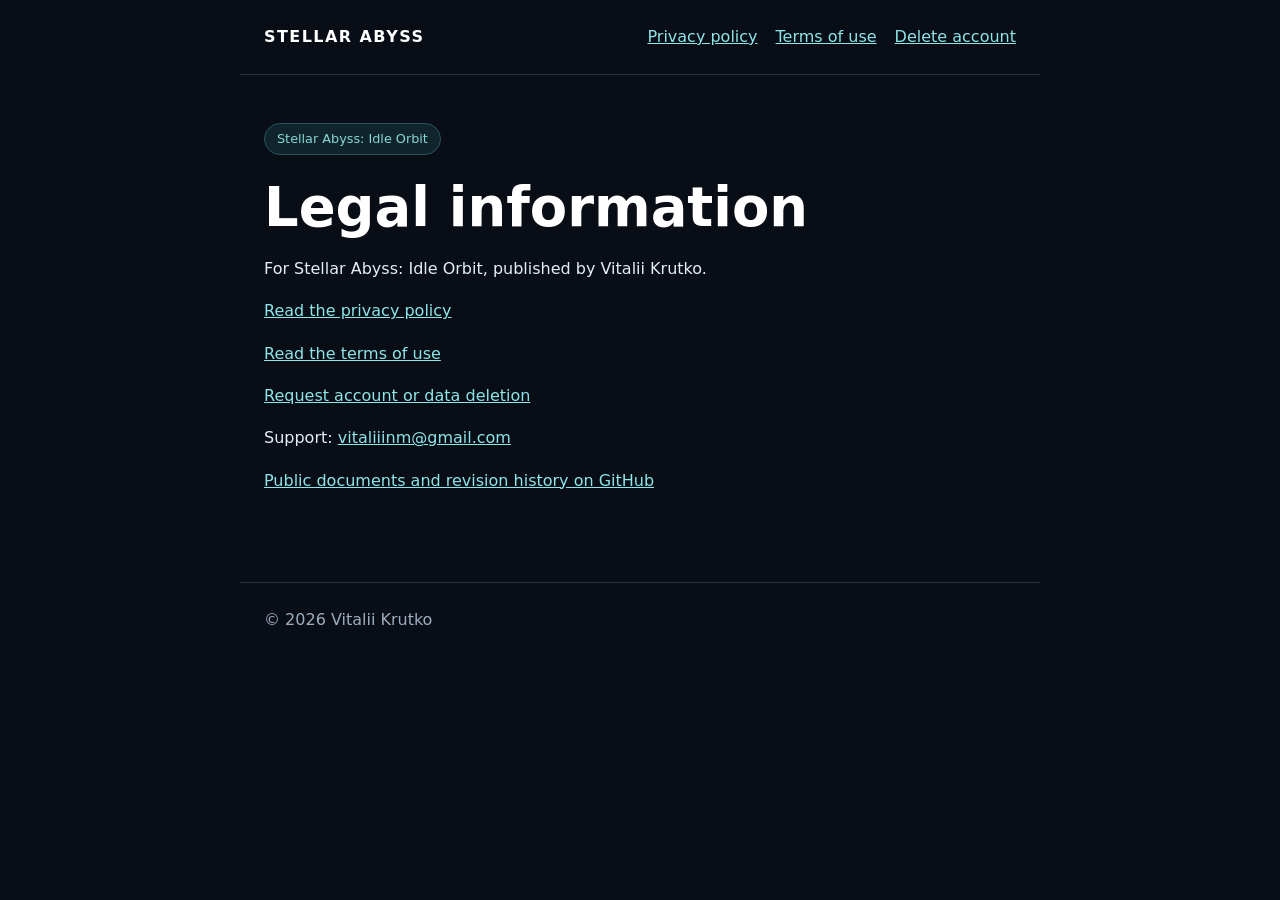
<file: index.html>
<!doctype html><html lang="en"><head><meta charset="utf-8"><meta name="viewport" content="width=device-width,initial-scale=1"><title>Stellar Abyss: Idle Orbit — Legal</title><link rel="stylesheet" href="style.css"></head><body><header><a class="brand" href="index.html">Stellar Abyss</a><nav><a href="privacy.html">Privacy policy</a><a href="terms.html">Terms of use</a><a href="delete-account.html">Delete account</a></nav></header><main><span class="tag">Stellar Abyss: Idle Orbit</span><h1>Legal information</h1><p>For Stellar Abyss: Idle Orbit, published by Vitalii Krutko.</p><p><a href="privacy.html">Read the privacy policy</a></p><p><a href="terms.html">Read the terms of use</a></p><p><a href="delete-account.html">Request account or data deletion</a></p><p>Support: <a href="mailto:vitaliiinm@gmail.com">vitaliiinm@gmail.com</a></p><p><a href="https://github.com/KrutkoVitaliy/KrutkoVitaliy.github.io">Public documents and revision history on GitHub</a></p></main><footer>© 2026 Vitalii Krutko</footer></body></html>
</file>
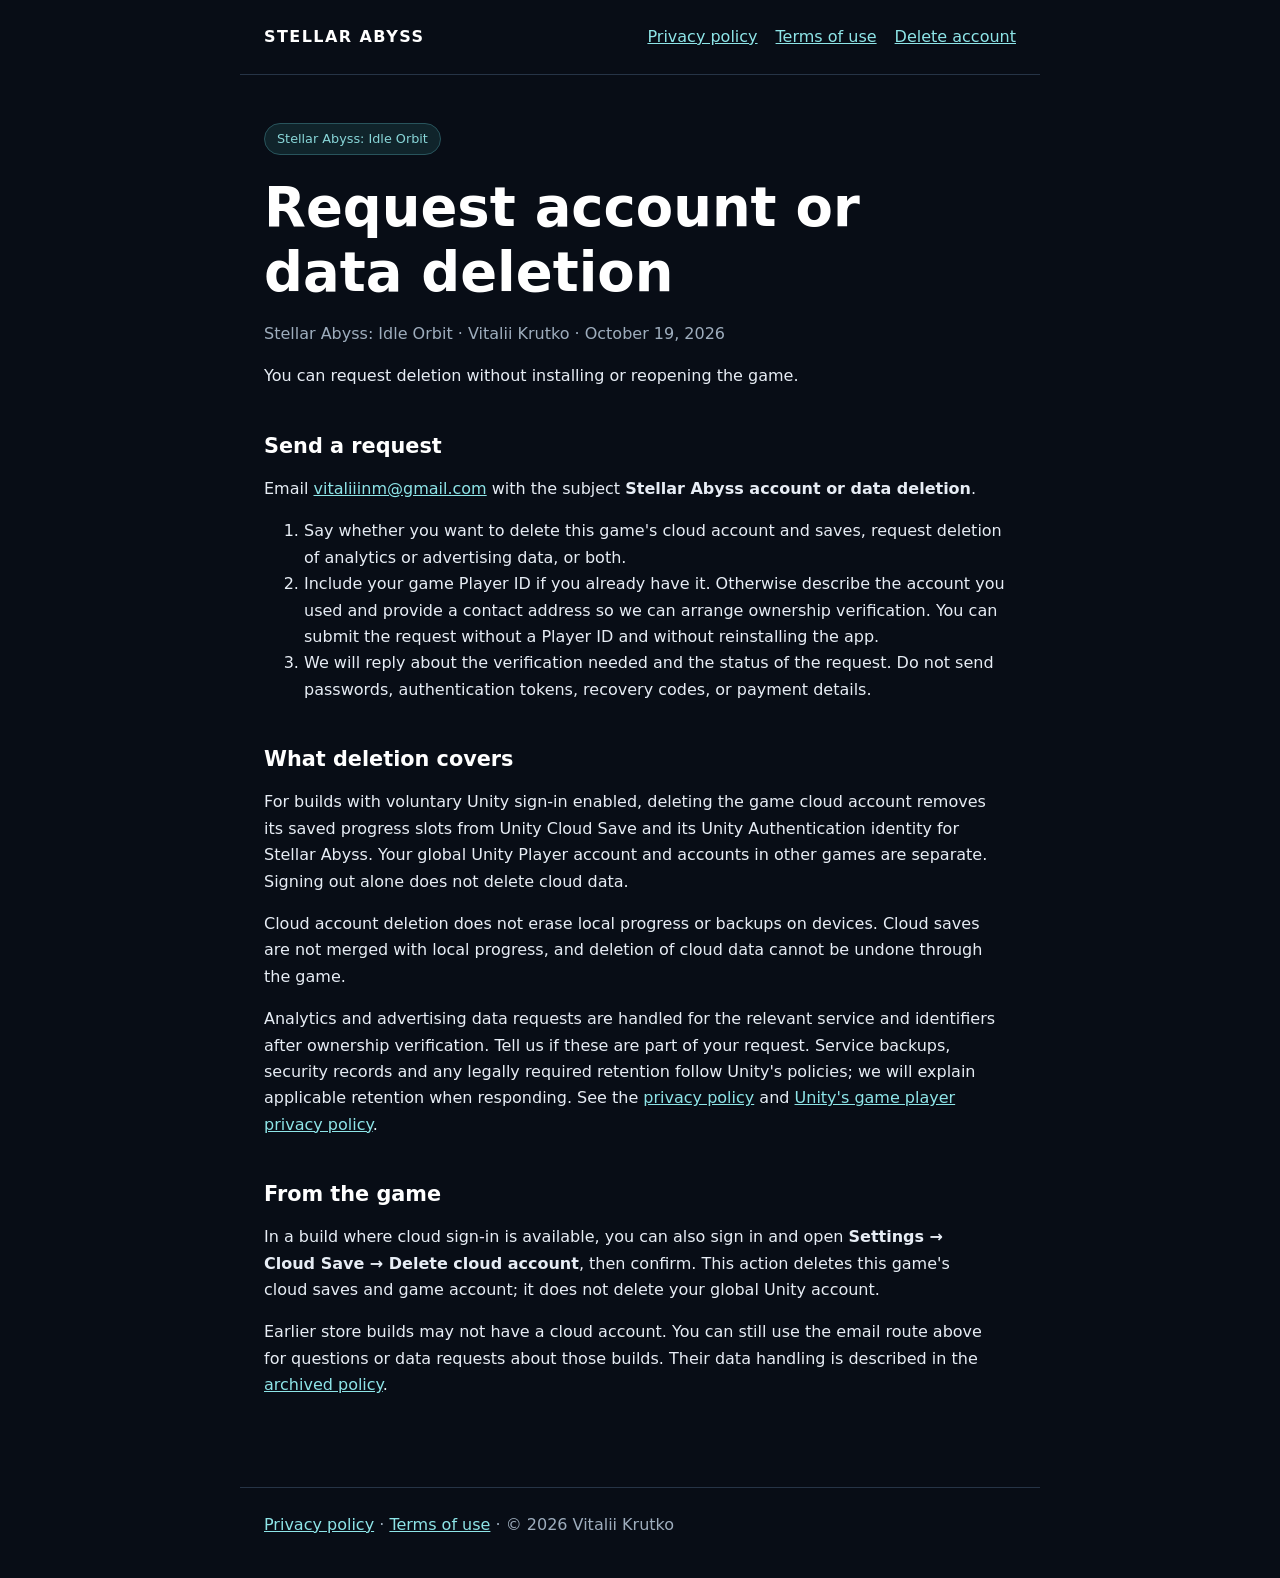
<file: delete-account.html>
<!doctype html><html lang="en"><head><meta charset="utf-8"><meta name="viewport" content="width=device-width,initial-scale=1"><title>Account and data deletion — Stellar Abyss: Idle Orbit</title><link rel="stylesheet" href="style.css"></head><body><header><a class="brand" href="index.html">Stellar Abyss</a><nav><a href="privacy.html">Privacy policy</a><a href="terms.html">Terms of use</a><a href="delete-account.html" aria-current="page">Delete account</a></nav></header><main><span class="tag">Stellar Abyss: Idle Orbit</span><h1>Request account or data deletion</h1><p class="meta">Stellar Abyss: Idle Orbit · Vitalii Krutko · October 19, 2026</p><p>You can request deletion without installing or reopening the game.</p><h2>Send a request</h2><p>Email <a href="mailto:vitaliiinm@gmail.com?subject=Stellar%20Abyss%20account%20or%20data%20deletion">vitaliiinm@gmail.com</a> with the subject <strong>Stellar Abyss account or data deletion</strong>.</p><ol><li>Say whether you want to delete this game's cloud account and saves, request deletion of analytics or advertising data, or both.</li><li>Include your game Player ID if you already have it. Otherwise describe the account you used and provide a contact address so we can arrange ownership verification. You can submit the request without a Player ID and without reinstalling the app.</li><li>We will reply about the verification needed and the status of the request. Do not send passwords, authentication tokens, recovery codes, or payment details.</li></ol><h2>What deletion covers</h2><p>For builds with voluntary Unity sign-in enabled, deleting the game cloud account removes its saved progress slots from Unity Cloud Save and its Unity Authentication identity for Stellar Abyss. Your global Unity Player account and accounts in other games are separate. Signing out alone does not delete cloud data.</p><p>Cloud account deletion does not erase local progress or backups on devices. Cloud saves are not merged with local progress, and deletion of cloud data cannot be undone through the game.</p><p>Analytics and advertising data requests are handled for the relevant service and identifiers after ownership verification. Tell us if these are part of your request. Service backups, security records and any legally required retention follow Unity's policies; we will explain applicable retention when responding. See the <a href="privacy.html">privacy policy</a> and <a href="https://unity.com/legal/game-player-and-app-user-privacy-policy">Unity's game player privacy policy</a>.</p><h2>From the game</h2><p>In a build where cloud sign-in is available, you can also sign in and open <strong>Settings → Cloud Save → Delete cloud account</strong>, then confirm. This action deletes this game's cloud saves and game account; it does not delete your global Unity account.</p><p>Earlier store builds may not have a cloud account. You can still use the email route above for questions or data requests about those builds. Their data handling is described in the <a href="legacy-privacy.html">archived policy</a>.</p></main><footer><a href="privacy.html">Privacy policy</a> · <a href="terms.html">Terms of use</a> · © 2026 Vitalii Krutko</footer></body></html>
</file>
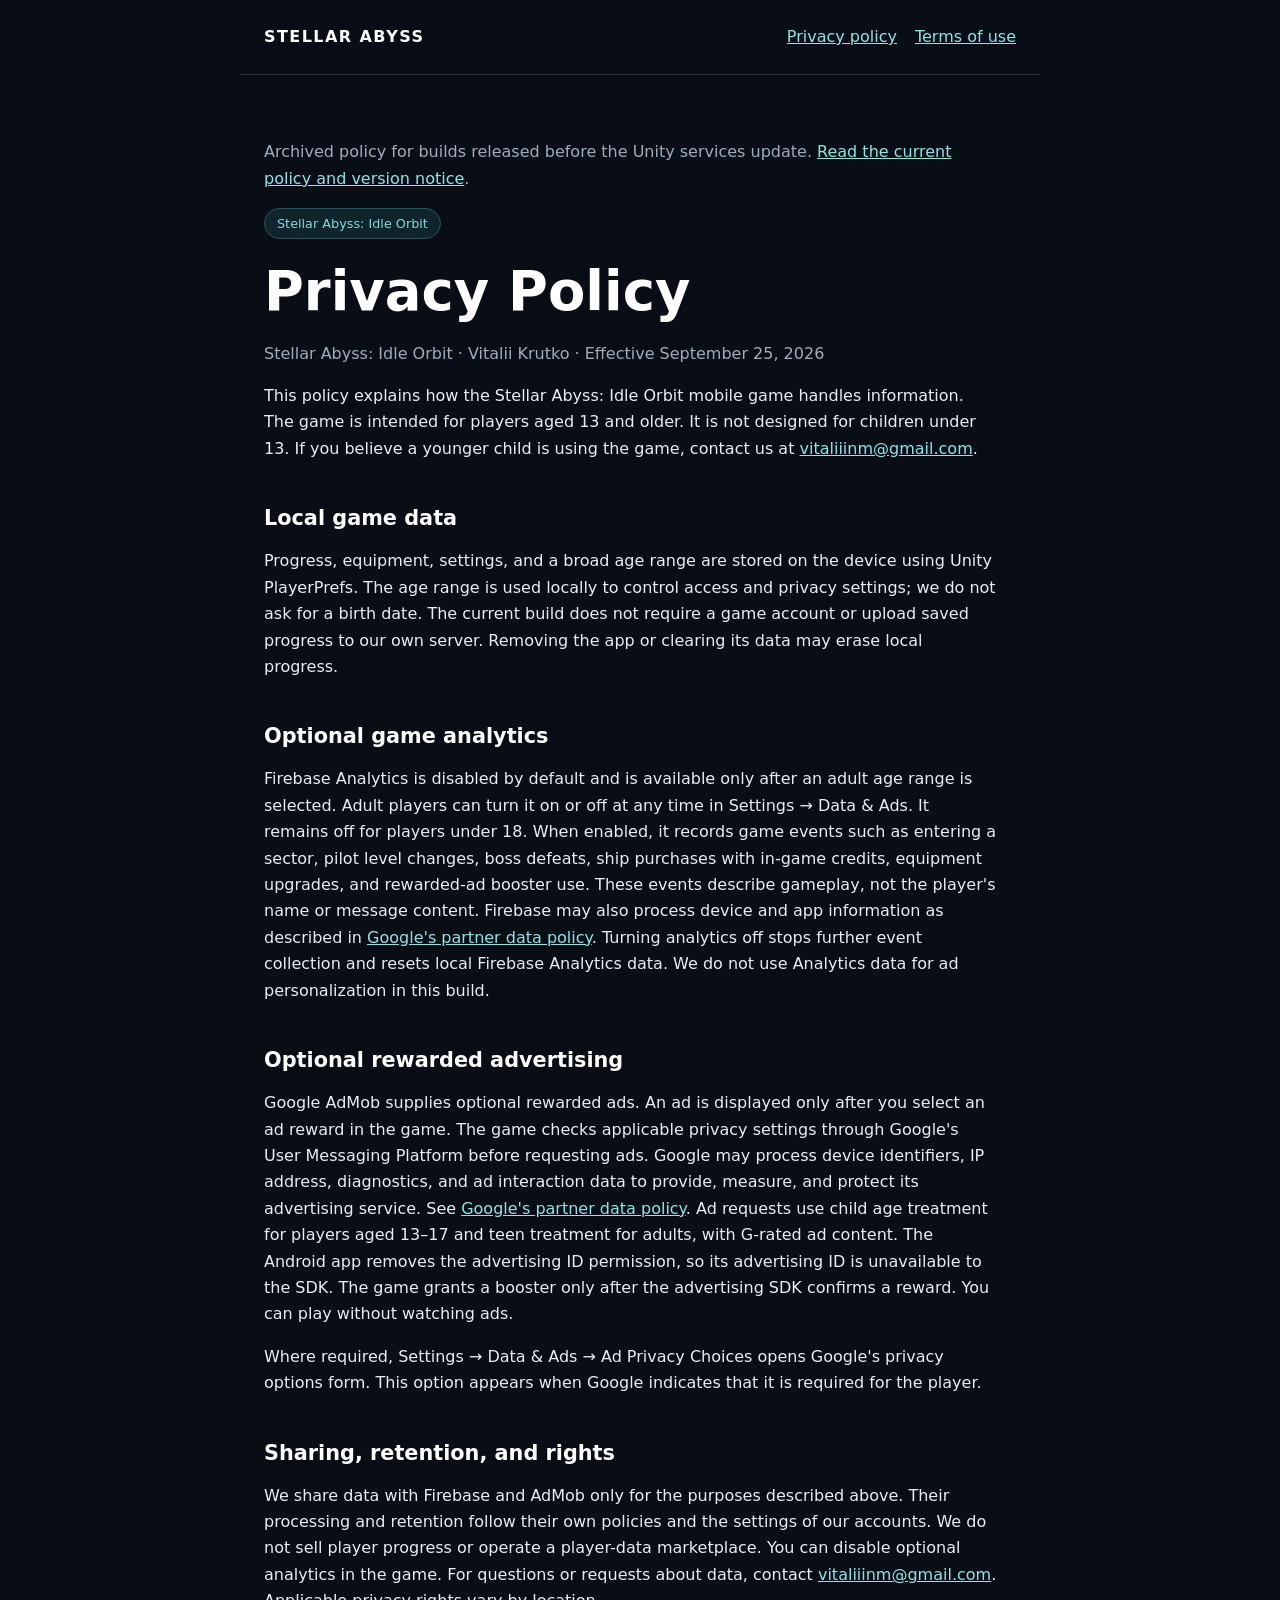
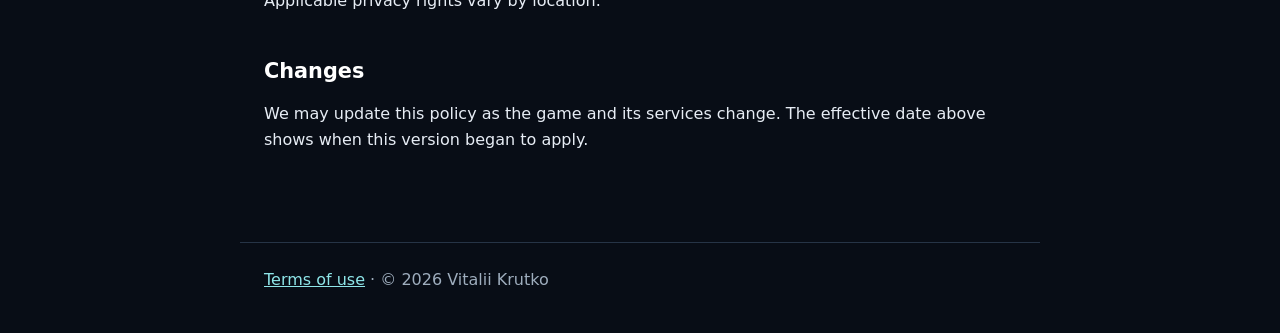
<file: legacy-privacy.html>
<!doctype html><html lang="en"><head><meta charset="utf-8"><meta name="viewport" content="width=device-width,initial-scale=1"><title>Privacy Policy — Stellar Abyss: Idle Orbit</title><link rel="stylesheet" href="style.css"></head><body><header><a class="brand" href="index.html">Stellar Abyss</a><nav><a href="privacy.html" aria-current="page">Privacy policy</a><a href="terms.html">Terms of use</a></nav></header><main><p class="meta">Archived policy for builds released before the Unity services update. <a href="privacy.html">Read the current policy and version notice</a>.</p><span class="tag">Stellar Abyss: Idle Orbit</span><h1>Privacy Policy</h1><p class="meta">Stellar Abyss: Idle Orbit · Vitalii Krutko · Effective September 25, 2026</p><p>This policy explains how the Stellar Abyss: Idle Orbit mobile game handles information. The game is intended for players aged 13 and older. It is not designed for children under 13. If you believe a younger child is using the game, contact us at <a href="mailto:vitaliiinm@gmail.com">vitaliiinm@gmail.com</a>.</p><h2>Local game data</h2><p>Progress, equipment, settings, and a broad age range are stored on the device using Unity PlayerPrefs. The age range is used locally to control access and privacy settings; we do not ask for a birth date. The current build does not require a game account or upload saved progress to our own server. Removing the app or clearing its data may erase local progress.</p><h2>Optional game analytics</h2><p>Firebase Analytics is disabled by default and is available only after an adult age range is selected. Adult players can turn it on or off at any time in Settings → Data &amp; Ads. It remains off for players under 18. When enabled, it records game events such as entering a sector, pilot level changes, boss defeats, ship purchases with in-game credits, equipment upgrades, and rewarded-ad booster use. These events describe gameplay, not the player's name or message content. Firebase may also process device and app information as described in <a href="https://policies.google.com/technologies/partner-sites">Google's partner data policy</a>. Turning analytics off stops further event collection and resets local Firebase Analytics data. We do not use Analytics data for ad personalization in this build.</p><h2>Optional rewarded advertising</h2><p>Google AdMob supplies optional rewarded ads. An ad is displayed only after you select an ad reward in the game. The game checks applicable privacy settings through Google's User Messaging Platform before requesting ads. Google may process device identifiers, IP address, diagnostics, and ad interaction data to provide, measure, and protect its advertising service. See <a href="https://policies.google.com/technologies/partner-sites">Google's partner data policy</a>. Ad requests use child age treatment for players aged 13–17 and teen treatment for adults, with G-rated ad content. The Android app removes the advertising ID permission, so its advertising ID is unavailable to the SDK. The game grants a booster only after the advertising SDK confirms a reward. You can play without watching ads.</p><p>Where required, Settings → Data &amp; Ads → Ad Privacy Choices opens Google's privacy options form. This option appears when Google indicates that it is required for the player.</p><h2>Sharing, retention, and rights</h2><p>We share data with Firebase and AdMob only for the purposes described above. Their processing and retention follow their own policies and the settings of our accounts. We do not sell player progress or operate a player-data marketplace. You can disable optional analytics in the game. For questions or requests about data, contact <a href="mailto:vitaliiinm@gmail.com">vitaliiinm@gmail.com</a>. Applicable privacy rights vary by location.</p><h2>Changes</h2><p>We may update this policy as the game and its services change. The effective date above shows when this version began to apply.</p></main><footer><a href="terms.html">Terms of use</a> · © 2026 Vitalii Krutko</footer></body></html>
</file>
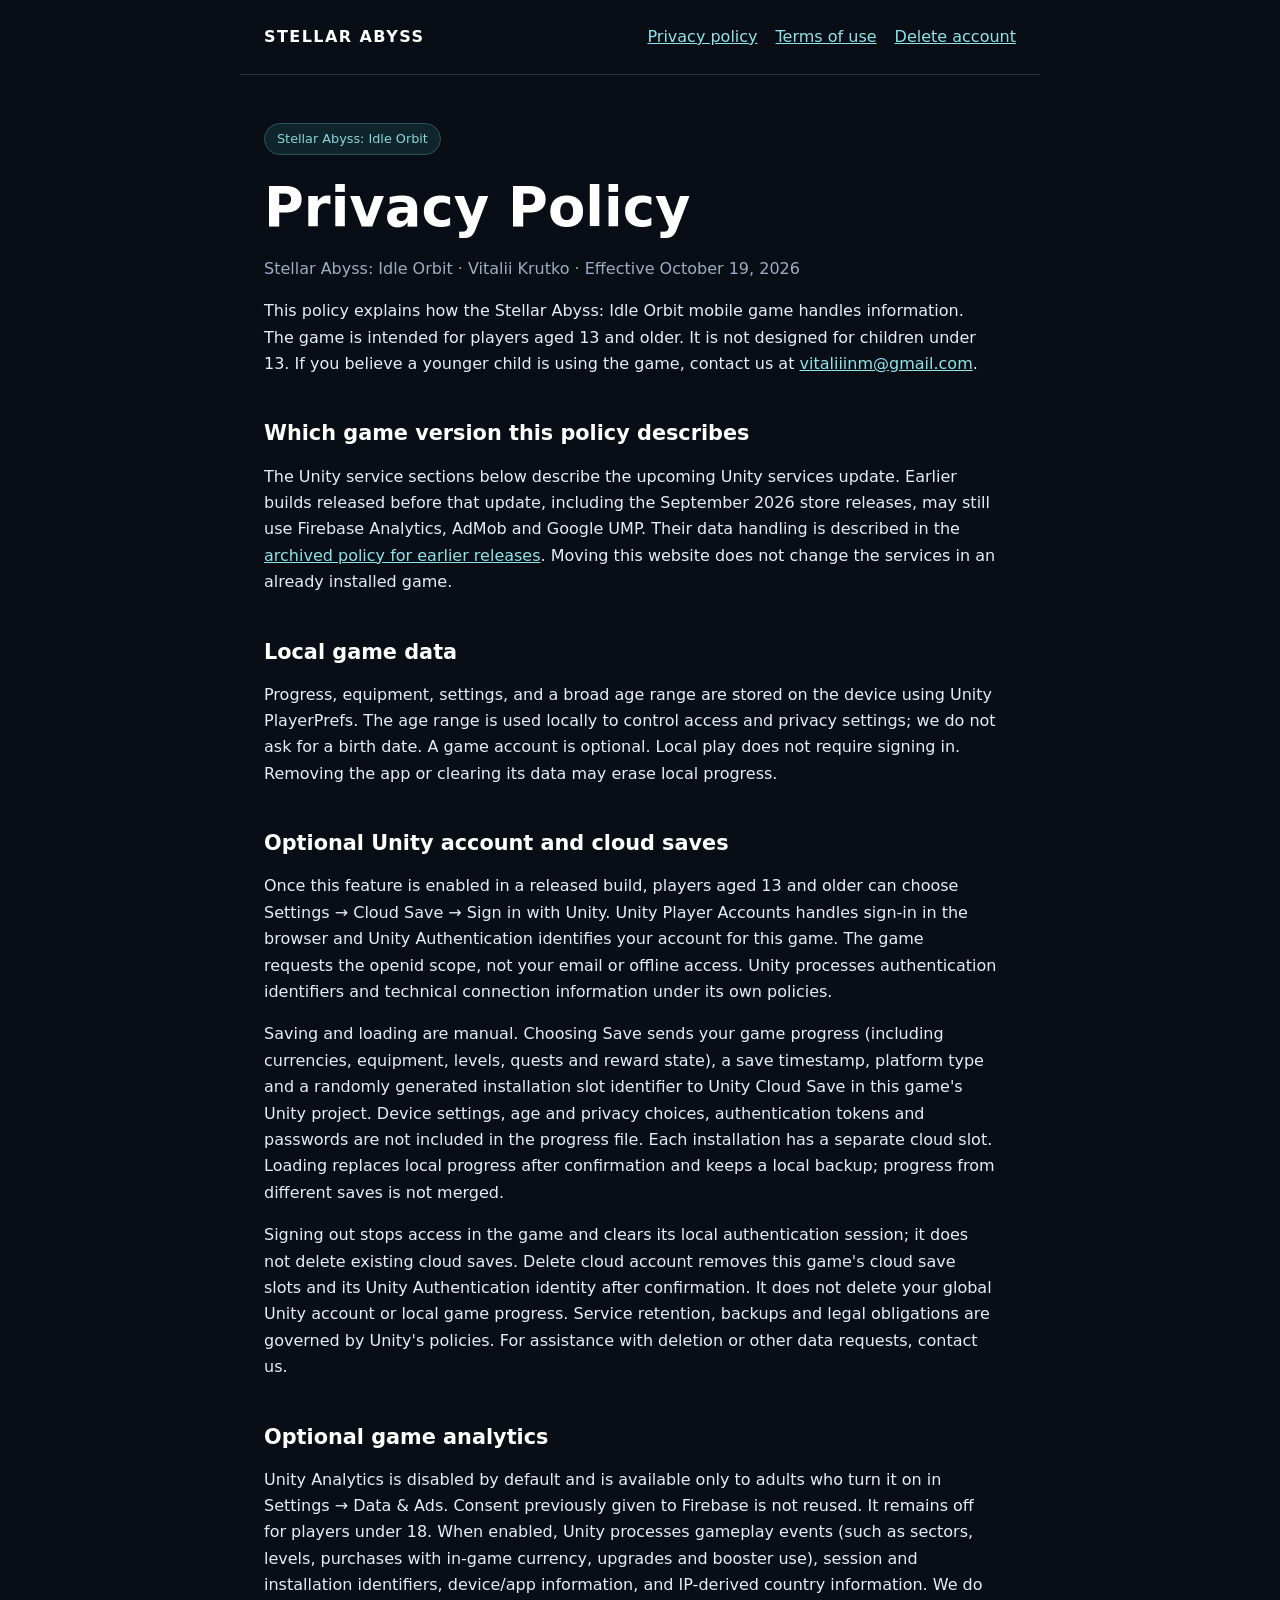
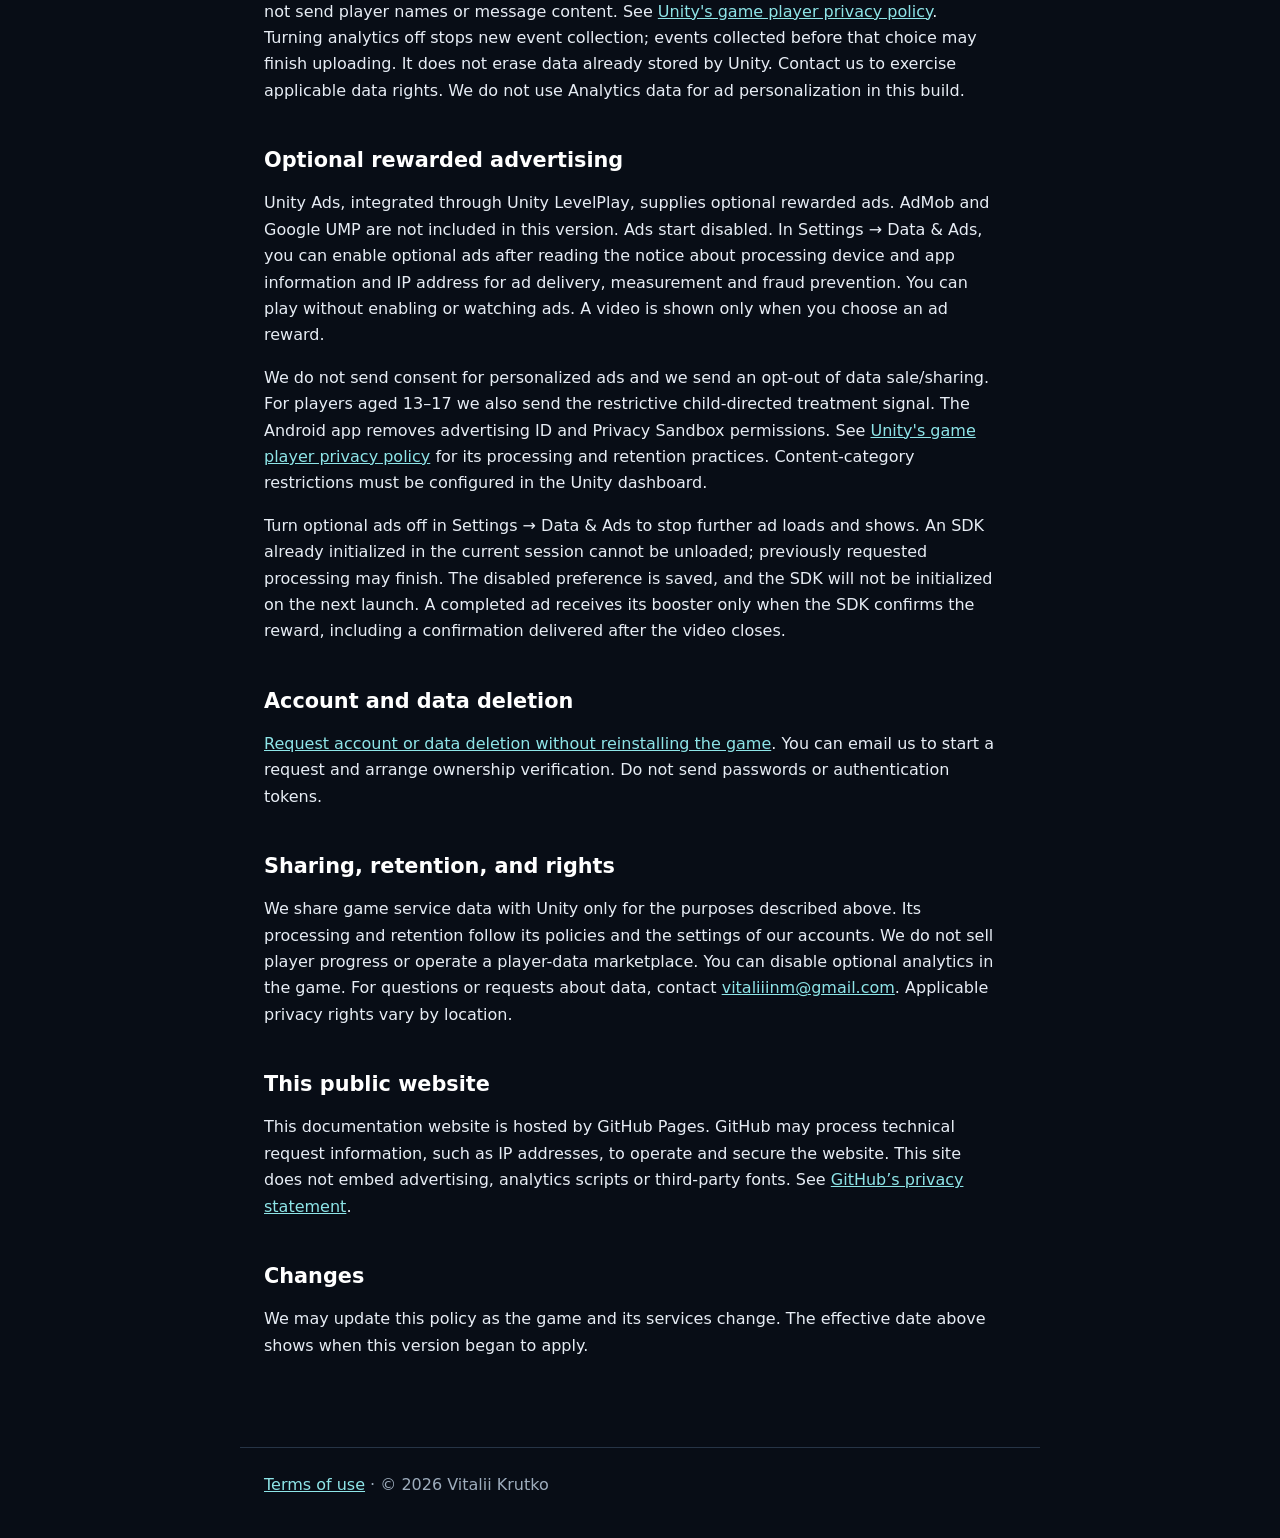
<file: privacy.html>
<!doctype html><html lang="en"><head><meta charset="utf-8"><meta name="viewport" content="width=device-width,initial-scale=1"><title>Privacy Policy — Stellar Abyss: Idle Orbit</title><link rel="stylesheet" href="style.css"></head><body><header><a class="brand" href="index.html">Stellar Abyss</a><nav><a href="privacy.html" aria-current="page">Privacy policy</a><a href="terms.html">Terms of use</a><a href="delete-account.html">Delete account</a></nav></header><main><span class="tag">Stellar Abyss: Idle Orbit</span><h1>Privacy Policy</h1><p class="meta">Stellar Abyss: Idle Orbit · Vitalii Krutko · Effective October 19, 2026</p><p>This policy explains how the Stellar Abyss: Idle Orbit mobile game handles information. The game is intended for players aged 13 and older. It is not designed for children under 13. If you believe a younger child is using the game, contact us at <a href="mailto:vitaliiinm@gmail.com">vitaliiinm@gmail.com</a>.</p><h2>Which game version this policy describes</h2><p>The Unity service sections below describe the upcoming Unity services update. Earlier builds released before that update, including the September 2026 store releases, may still use Firebase Analytics, AdMob and Google UMP. Their data handling is described in the <a href="legacy-privacy.html">archived policy for earlier releases</a>. Moving this website does not change the services in an already installed game.</p><h2>Local game data</h2><p>Progress, equipment, settings, and a broad age range are stored on the device using Unity PlayerPrefs. The age range is used locally to control access and privacy settings; we do not ask for a birth date. A game account is optional. Local play does not require signing in. Removing the app or clearing its data may erase local progress.</p><h2>Optional Unity account and cloud saves</h2><p>Once this feature is enabled in a released build, players aged 13 and older can choose Settings → Cloud Save → Sign in with Unity. Unity Player Accounts handles sign-in in the browser and Unity Authentication identifies your account for this game. The game requests the openid scope, not your email or offline access. Unity processes authentication identifiers and technical connection information under its own policies.</p><p>Saving and loading are manual. Choosing Save sends your game progress (including currencies, equipment, levels, quests and reward state), a save timestamp, platform type and a randomly generated installation slot identifier to Unity Cloud Save in this game's Unity project. Device settings, age and privacy choices, authentication tokens and passwords are not included in the progress file. Each installation has a separate cloud slot. Loading replaces local progress after confirmation and keeps a local backup; progress from different saves is not merged.</p><p>Signing out stops access in the game and clears its local authentication session; it does not delete existing cloud saves. Delete cloud account removes this game's cloud save slots and its Unity Authentication identity after confirmation. It does not delete your global Unity account or local game progress. Service retention, backups and legal obligations are governed by Unity's policies. For assistance with deletion or other data requests, contact us.</p><h2>Optional game analytics</h2><p>Unity Analytics is disabled by default and is available only to adults who turn it on in Settings → Data &amp; Ads. Consent previously given to Firebase is not reused. It remains off for players under 18. When enabled, Unity processes gameplay events (such as sectors, levels, purchases with in-game currency, upgrades and booster use), session and installation identifiers, device/app information, and IP-derived country information. We do not send player names or message content. See <a href="https://unity.com/legal/game-player-and-app-user-privacy-policy">Unity's game player privacy policy</a>. Turning analytics off stops new event collection; events collected before that choice may finish uploading. It does not erase data already stored by Unity. Contact us to exercise applicable data rights. We do not use Analytics data for ad personalization in this build.</p><h2>Optional rewarded advertising</h2><p>Unity Ads, integrated through Unity LevelPlay, supplies optional rewarded ads. AdMob and Google UMP are not included in this version. Ads start disabled. In Settings → Data &amp; Ads, you can enable optional ads after reading the notice about processing device and app information and IP address for ad delivery, measurement and fraud prevention. You can play without enabling or watching ads. A video is shown only when you choose an ad reward.</p><p>We do not send consent for personalized ads and we send an opt-out of data sale/sharing. For players aged 13–17 we also send the restrictive child-directed treatment signal. The Android app removes advertising ID and Privacy Sandbox permissions. See <a href="https://unity.com/legal/game-player-and-app-user-privacy-policy">Unity's game player privacy policy</a> for its processing and retention practices. Content-category restrictions must be configured in the Unity dashboard.</p><p>Turn optional ads off in Settings → Data &amp; Ads to stop further ad loads and shows. An SDK already initialized in the current session cannot be unloaded; previously requested processing may finish. The disabled preference is saved, and the SDK will not be initialized on the next launch. A completed ad receives its booster only when the SDK confirms the reward, including a confirmation delivered after the video closes.</p><h2 id="deletion">Account and data deletion</h2><p><a href="delete-account.html">Request account or data deletion without reinstalling the game</a>. You can email us to start a request and arrange ownership verification. Do not send passwords or authentication tokens.</p><h2>Sharing, retention, and rights</h2><p>We share game service data with Unity only for the purposes described above. Its processing and retention follow its policies and the settings of our accounts. We do not sell player progress or operate a player-data marketplace. You can disable optional analytics in the game. For questions or requests about data, contact <a href="mailto:vitaliiinm@gmail.com">vitaliiinm@gmail.com</a>. Applicable privacy rights vary by location.</p><h2>This public website</h2><p>This documentation website is hosted by GitHub Pages. GitHub may process technical request information, such as IP addresses, to operate and secure the website. This site does not embed advertising, analytics scripts or third-party fonts. See <a href="https://docs.github.com/en/site-policy/privacy-policies/github-general-privacy-statement">GitHub’s privacy statement</a>.</p><h2>Changes</h2><p>We may update this policy as the game and its services change. The effective date above shows when this version began to apply.</p></main><footer><a href="terms.html">Terms of use</a> · © 2026 Vitalii Krutko</footer></body></html>
</file>
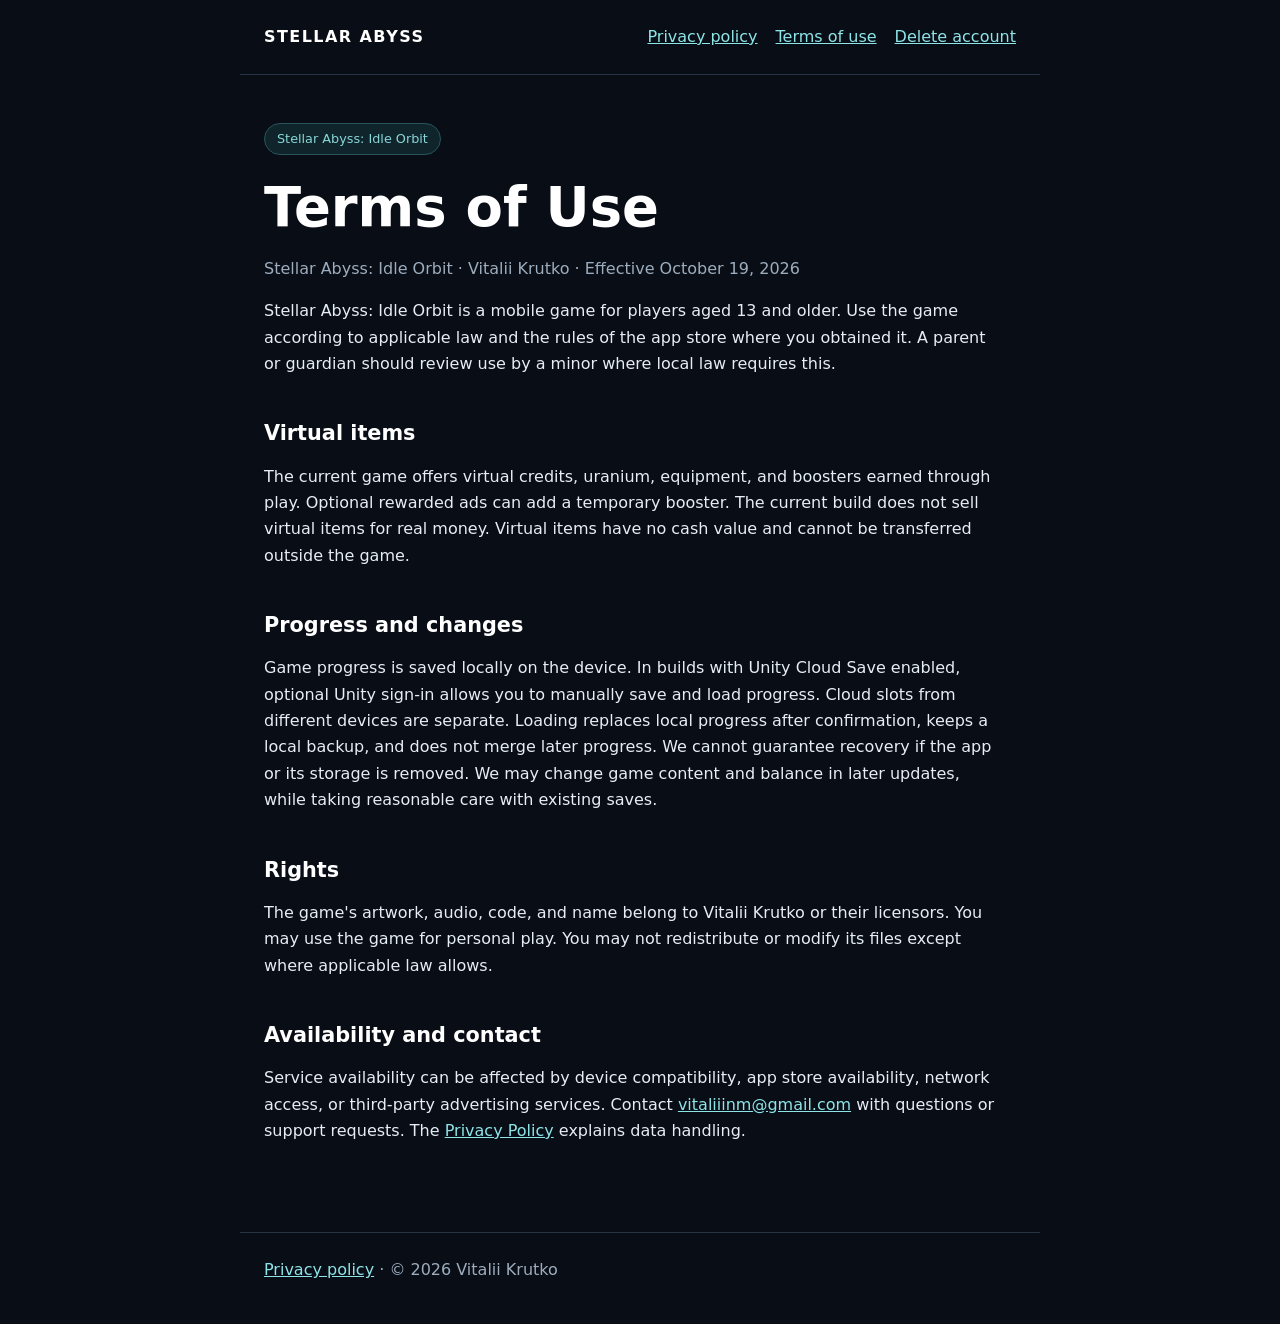
<file: terms.html>
<!doctype html><html lang="en"><head><meta charset="utf-8"><meta name="viewport" content="width=device-width,initial-scale=1"><title>Terms of Use — Stellar Abyss: Idle Orbit</title><link rel="stylesheet" href="style.css"></head><body><header><a class="brand" href="index.html">Stellar Abyss</a><nav><a href="privacy.html">Privacy policy</a><a href="terms.html" aria-current="page">Terms of use</a><a href="delete-account.html">Delete account</a></nav></header><main><span class="tag">Stellar Abyss: Idle Orbit</span><h1>Terms of Use</h1><p class="meta">Stellar Abyss: Idle Orbit · Vitalii Krutko · Effective October 19, 2026</p><p>Stellar Abyss: Idle Orbit is a mobile game for players aged 13 and older. Use the game according to applicable law and the rules of the app store where you obtained it. A parent or guardian should review use by a minor where local law requires this.</p><h2>Virtual items</h2><p>The current game offers virtual credits, uranium, equipment, and boosters earned through play. Optional rewarded ads can add a temporary booster. The current build does not sell virtual items for real money. Virtual items have no cash value and cannot be transferred outside the game.</p><h2>Progress and changes</h2><p>Game progress is saved locally on the device. In builds with Unity Cloud Save enabled, optional Unity sign-in allows you to manually save and load progress. Cloud slots from different devices are separate. Loading replaces local progress after confirmation, keeps a local backup, and does not merge later progress. We cannot guarantee recovery if the app or its storage is removed. We may change game content and balance in later updates, while taking reasonable care with existing saves.</p><h2>Rights</h2><p>The game's artwork, audio, code, and name belong to Vitalii Krutko or their licensors. You may use the game for personal play. You may not redistribute or modify its files except where applicable law allows.</p><h2>Availability and contact</h2><p>Service availability can be affected by device compatibility, app store availability, network access, or third-party advertising services. Contact <a href="mailto:vitaliiinm@gmail.com">vitaliiinm@gmail.com</a> with questions or support requests. The <a href="privacy.html">Privacy Policy</a> explains data handling.</p></main><footer><a href="privacy.html">Privacy policy</a> · © 2026 Vitalii Krutko</footer></body></html>
</file>
<file: style.css>
:root{color-scheme:dark;font:16px/1.65 system-ui,-apple-system,BlinkMacSystemFont,"Segoe UI",sans-serif;background:#080d16;color:#e7edf5}
*{box-sizing:border-box}body{margin:0}header,main,footer{max-width:800px;margin:auto;padding:24px}header{display:flex;justify-content:space-between;gap:16px;align-items:center;border-bottom:1px solid #263446}nav{display:flex;gap:18px;flex-wrap:wrap}a{color:#8ee5e8}a:hover{color:#c6ffff}.brand{font-weight:800;letter-spacing:.09em;text-transform:uppercase;color:#fff;text-decoration:none}main{padding-top:48px;padding-bottom:72px}h1,h2{line-height:1.2;color:#fff}h1{font-size:clamp(2rem,5vw,3.4rem);margin:0 0 12px}h2{font-size:1.3rem;margin-top:44px}p,li{max-width:72ch}small,.meta,footer{color:#9eadbd}footer{border-top:1px solid #263446;padding-top:24px;padding-bottom:40px}.tag{display:inline-block;color:#88d6d8;background:#10242b;border:1px solid #28545c;border-radius:999px;padding:4px 12px;font-size:.8rem;margin-bottom:20px}

@media(max-width:600px){header{flex-direction:column;align-items:flex-start}header,main,footer{padding-left:20px;padding-right:20px}nav{gap:16px}}
</file>
